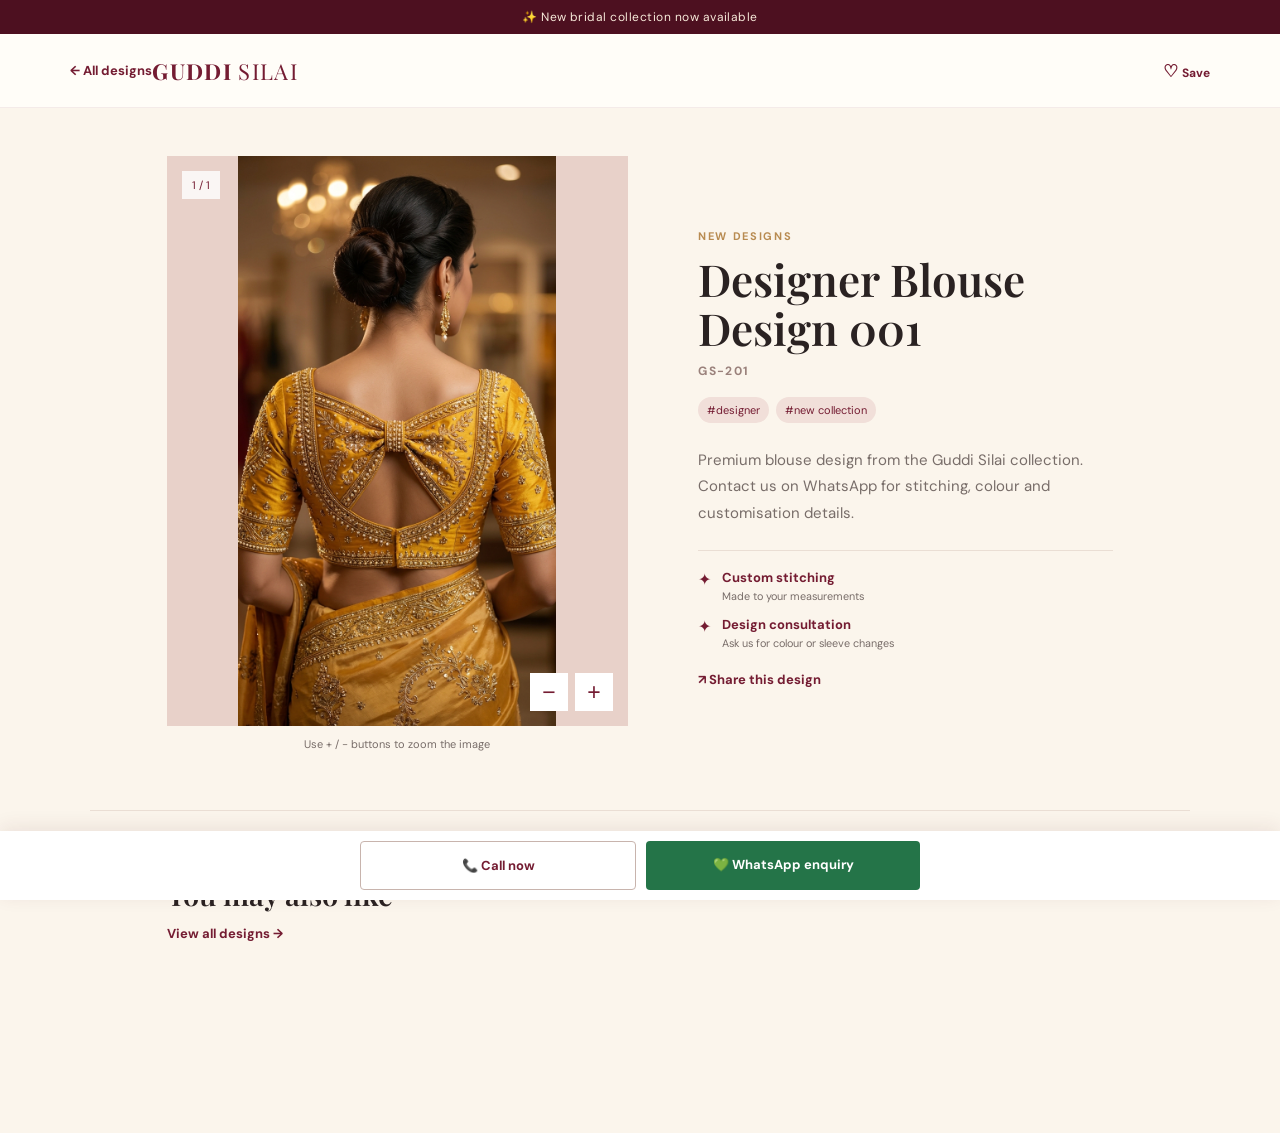
<file: design.html>
<!doctype html>
<html lang="en"><head><meta charset="UTF-8" /><meta name="viewport" content="width=device-width, initial-scale=1.0" /><meta name="theme-color" content="#741c32" /><title>Blouse Design | Guddi Silai</title><link rel="preconnect" href="https://fonts.googleapis.com" /><link rel="preconnect" href="https://fonts.gstatic.com" crossorigin /><link href="https://fonts.googleapis.com/css2?family=DM+Sans:wght@400;500;600;700&family=Playfair+Display:wght@500;600;700&display=swap" rel="stylesheet" /><link rel="stylesheet" href="styles.css" /></head>
<body class="detail-page"><div class="announcement">✨ New bridal collection now available</div><header class="site-header"><a class="back-link" href="index.html#designs">← <span>All designs</span></a><a class="brand" href="index.html"><span>GUDDI</span> SILAI</a><a class="detail-save" href="#" id="saveDesign">♡ <span>Save</span></a></header><main class="detail-main"><section class="detail-gallery"><div class="detail-image-wrap" id="zoomArea"><img id="designImage" src="" alt="Blouse design" /><span class="image-count">1 / 1</span><div class="zoom-controls"><button id="zoomOut" aria-label="Zoom out">−</button><button id="zoomIn" aria-label="Zoom in">+</button></div></div><p class="zoom-help">Use + / − buttons to zoom the image</p></section><section class="detail-info"><p class="eyebrow" id="designCategory">DESIGN</p><h1 id="designTitle">Blouse Design</h1><p class="design-id" id="designId">GS-000</p><div class="detail-tags" id="designTags"></div><p class="design-description" id="designDescription"></p><div class="detail-rule"></div><div class="design-features"><div><span>✦</span><p><b>Custom stitching</b><small>Made to your measurements</small></p></div><div><span>✦</span><p><b>Design consultation</b><small>Ask us for colour or sleeve changes</small></p></div></div><button class="share-design" id="shareDesign">↗ Share this design</button></section></main><section class="similar"><p class="eyebrow">MORE TO LOVE</p><h2>You may also like</h2><a class="text-link" href="index.html#designs">View all designs →</a></section><div class="sticky-actions"><a href="tel:+919309093123" class="call-action">📞 <span>Call now</span></a><a id="whatsappAction" href="#" class="whatsapp-action">💚 <span>WhatsApp enquiry</span></a></div><div class="toast" id="toast" role="status"></div><script src="catalog-data.js"></script><script src="detail.js"></script></body></html>
</file>
<file: styles.css>
:root{--wine:#741c32;--wine-dark:#4d1020;--cream:#fbf5ec;--paper:#fffdf9;--rose:#f1d9d3;--gold:#b88b51;--ink:#2a2222;--muted:#786d69;--line:#eaded4}*{box-sizing:border-box}html{scroll-behavior:smooth}body{margin:0;background:var(--cream);color:var(--ink);font-family:'DM Sans',Arial,sans-serif}.announcement{background:var(--wine-dark);color:#f8eada;text-align:center;font-size:12px;padding:9px;letter-spacing:.04em}.site-header{height:74px;display:flex;align-items:center;padding:0 5.5%;background:rgba(255,253,249,.94);border-bottom:1px solid rgba(116,28,50,.08);position:sticky;z-index:20;top:0;backdrop-filter:blur(12px)}.brand{font-family:'Playfair Display',Georgia,serif;font-size:22px;text-decoration:none;color:var(--wine);letter-spacing:.06em;white-space:nowrap}.brand span{font-weight:700}.icon-button{border:0;background:none;font-size:24px;color:var(--wine);cursor:pointer;padding:9px}.menu-toggle,.search-trigger{display:none}.desktop-nav{display:flex;gap:31px;margin-left:auto;align-items:center}.desktop-nav a,footer a{color:#534845;text-decoration:none;font-size:14px}.desktop-nav a:first-child{color:var(--wine);font-weight:700}.hero{min-height:510px;display:grid;grid-template-columns:1.05fr .95fr;max-width:1250px;margin:auto;padding:53px 5.5% 44px;gap:30px;align-items:center}.eyebrow{font-size:11px;letter-spacing:.15em;font-weight:700;color:var(--gold);margin:0 0 12px}.hero h1,h2{font-family:'Playfair Display',Georgia,serif;font-weight:600;margin:0;line-height:1.08}.hero h1{font-size:clamp(39px,4vw,62px);letter-spacing:-.035em}.hero h1 em,h2 em{color:var(--wine);font-weight:500}.hero-text{max-width:430px;color:var(--muted);font-size:16px;line-height:1.7;margin:21px 0}.hero-actions{display:flex;gap:12px;flex-wrap:wrap}.button{border:0;border-radius:5px;padding:14px 19px;font:600 14px 'DM Sans';cursor:pointer;text-decoration:none;display:inline-flex;align-items:center;justify-content:center;gap:9px;transition:.2s}.button.primary{background:var(--wine);color:#fff}.button.primary:hover{background:var(--wine-dark);transform:translateY(-1px)}.button.ghost{background:transparent;border:1px solid #cab9af;color:var(--wine)}.button.cream{background:#fff9ed;color:var(--wine)}.hero-note{margin-top:27px;color:#7e6f68;font-size:13px}.hero-note span{color:var(--gold);margin-right:7px}.hero-art{height:415px;position:relative;overflow:hidden}.arch{position:absolute;width:380px;height:420px;border-radius:200px 200px 0 0;background:#e4c8bf;bottom:0;left:50%;transform:translateX(-50%)}.hero-art img{position:absolute;inset:0;width:100%;height:100%;object-fit:cover;border-radius:170px 170px 0 0;mix-blend-mode:multiply;filter:saturate(.86) contrast(1.04)}.hero-tag{position:absolute;right:5px;bottom:30px;display:flex;align-items:center;gap:8px;color:white;background:var(--wine);padding:11px 13px;box-shadow:0 7px 20px #4d102044}.hero-tag b{font-family:'Playfair Display';font-size:22px}.hero-tag small{font-size:9px;text-transform:uppercase;letter-spacing:.08em}.category-section,.design-section{max-width:1250px;margin:auto;padding:65px 5.5%}.category-section{padding-bottom:35px}.section-head{display:flex;justify-content:space-between;align-items:flex-end;margin-bottom:23px}.section-head h2{font-size:30px}.section-head>a,.text-link{color:var(--wine);font-weight:700;font-size:13px;text-decoration:none}.category-section-head{align-items:center;margin-bottom:18px}.category-section-head h2{font-family:'Playfair Display',Georgia,serif;font-size:clamp(42px,5vw,92px);line-height:1;letter-spacing:-.055em;margin:0;color:#2a2222}.view-all-link{border:0;background:none;padding:0;color:var(--wine);font-weight:700;font-size:18px;font-family:'DM Sans',Arial,sans-serif;cursor:pointer}.category-scroll{display:flex;gap:14px;overflow:auto;padding-bottom:9px;scrollbar-width:none}.category-scroll::-webkit-scrollbar{display:none}.category{border:1px solid var(--line);padding:12px 22px;border-radius:999px;background:var(--paper);white-space:nowrap;font-size:18px;cursor:pointer;color:#5d4e49;box-shadow:0 1px 0 rgba(116,28,50,.04)}.category.active,.category:hover{background:var(--wine);color:#fff;border-color:var(--wine)}.design-section{padding-top:45px;padding-bottom:68px}.filter-button{border:1px solid var(--line);background:var(--paper);color:var(--wine);border-radius:4px;padding:10px 13px;cursor:pointer;font:600 13px 'DM Sans'}.design-grid{display:grid;grid-template-columns:repeat(4,1fr);gap:19px}.design-card{background:var(--paper);border-radius:2px;overflow:hidden;box-shadow:0 3px 15px #6332220d;position:relative;cursor:pointer;transition:.25s}.design-card:hover{transform:translateY(-4px);box-shadow:0 12px 24px #6332221b}.card-image{height:270px;overflow:hidden;background:#ead4ce;position:relative}.card-image img{width:100%;height:100%;object-fit:cover;transition:.4s}.design-card:hover img{transform:scale(1.04)}.card-image::after{content:'';position:absolute;inset:0;background:linear-gradient(0deg,#3b101622,transparent 45%)}.heart{position:absolute;z-index:2;top:10px;right:10px;border:0;background:#fffdfbe0;border-radius:50%;width:34px;height:34px;font-size:21px;color:var(--wine);cursor:pointer}.heart.saved{background:var(--wine);color:white}.video-mark{position:absolute;z-index:2;bottom:10px;left:10px;background:#24191ad9;color:#fff;padding:6px 8px;border-radius:2px;font-size:11px}.card-copy{padding:15px 15px 14px}.card-copy h3{font:600 16px 'Playfair Display';margin:0 0 5px}.card-copy p{margin:0;color:#8b7c75;font-size:12px}.card-link{display:block;margin-top:13px;color:var(--wine);font-size:12px;font-weight:bold}.load-more{display:block;margin:34px auto 0;border:0;background:transparent;color:var(--wine);font:700 13px 'DM Sans';cursor:pointer}.filter-overlay{position:fixed;inset:0;display:none;align-items:center;justify-content:center;background:rgba(38,21,19,.35);z-index:50}.filter-overlay.open{display:flex}.filter-panel{position:relative;background:var(--paper);border-radius:20px;padding:30px 28px 24px;max-width:420px;width:min(90vw,420px);box-shadow:0 20px 60px rgba(30,18,15,.18)}.close-filter{position:absolute;top:12px;right:14px;border:0;background:none;color:#5d4e49;font-size:28px;cursor:pointer}.filter-panel .eyebrow{margin-bottom:8px}.filter-panel h2{font-family:'Playfair Display',Georgia,serif;font-size:30px;margin:0 0 18px}.filter-options{display:grid;gap:10px}.filter-choice{border:1px solid var(--line);background:var(--paper);border-radius:999px;padding:12px 18px;text-align:left;font:600 15px 'DM Sans';color:#5d4e49;cursor:pointer}.filter-choice.active,.filter-choice:hover{background:var(--wine);border-color:var(--wine);color:#fff}.promise{display:grid;grid-template-columns:.9fr 1.1fr;background:#edddd5;min-height:390px}.promise-visual{overflow:hidden;height:390px}.promise-visual img{width:100%;height:100%;object-fit:cover;filter:saturate(.72)}.promise-copy{padding:68px 12% 40px;max-width:640px}.promise h2{font-size:37px}.promise-copy>p:not(.eyebrow){color:#766661;line-height:1.7;margin:19px 0}.promise-points{display:flex;flex-wrap:wrap;gap:12px 20px;margin-bottom:28px;color:var(--wine);font-size:13px;font-weight:600}.contact-cta{text-align:center;background:var(--wine);color:#fff;padding:65px 20px}.contact-cta .eyebrow{color:#e4bd80}.contact-cta h2{font-size:38px}.contact-cta>p:not(.eyebrow){font-size:15px;color:#eedede;margin:13px 0 22px}footer{background:#fffdf9;padding:42px 6% 24px;display:flex;align-items:center;gap:30px;flex-wrap:wrap}footer p{font-size:13px;color:#816f68;margin:0 auto 0 0}footer div{display:flex;gap:19px}footer small{width:100%;border-top:1px solid var(--line);padding-top:18px;color:#998983;font-size:11px}.bottom-nav,.search-overlay,.modal{display:none}.toast{position:fixed;z-index:50;left:50%;bottom:22px;transform:translate(-50%,80px);background:#2d2524;color:white;border-radius:5px;padding:12px 18px;font-size:13px;opacity:0;transition:.25s}.toast.show{transform:translate(-50%,0);opacity:1}
@media(max-width:760px){body{padding-bottom:70px}.announcement{font-size:10px;padding:7px}.site-header{height:57px;padding:0 12px;justify-content:space-between}.brand{font-size:18px}.desktop-nav{display:none}.menu-toggle,.search-trigger{display:block}.hero{display:block;padding:35px 20px 33px;min-height:0}.hero h1{font-size:39px;line-height:1.05}.hero-text{font-size:14px;margin:16px 0}.button{padding:13px 14px;font-size:13px}.hero-note{margin-top:21px}.hero-art{height:260px;margin-top:29px}.arch{width:250px;height:268px;border-radius:135px 135px 0 0}.hero-art img{border-radius:120px 120px 0 0}.hero-tag{right:10px;bottom:14px}.category-section,.design-section{padding:39px 16px 22px}.section-head{margin-bottom:18px}.section-head h2{font-size:24px}.section-head>a{font-size:12px}.category-scroll{margin-right:-16px}.category{padding:10px 14px}.design-section{padding-top:35px;padding-bottom:42px}.filter-button span{display:none}.design-grid{grid-template-columns:repeat(2,minmax(0,1fr));gap:11px}.card-image{height:210px}.card-copy{padding:11px}.card-copy h3{font-size:14px;line-height:1.2}.card-copy p{font-size:10px}.card-link{margin-top:9px;font-size:11px}.heart{width:31px;height:31px;font-size:19px;top:8px;right:8px}.video-mark{font-size:9px;padding:5px}.promise{display:flex;flex-direction:column}.promise-visual{height:245px}.promise-copy{padding:40px 22px}.promise h2{font-size:30px}.contact-cta{padding:49px 20px}.contact-cta h2{font-size:31px}footer{display:block;text-align:center;padding:33px 20px 25px}footer p{margin:12px 0 19px}footer div{justify-content:center;margin-bottom:25px}.bottom-nav{display:flex;position:fixed;z-index:30;bottom:0;left:0;right:0;height:66px;background:#fffdf9;border-top:1px solid var(--line);justify-content:space-around}.bottom-nav a,.bottom-nav button{border:0;background:transparent;color:#776964;font:11px 'DM Sans';text-decoration:none;display:flex;flex-direction:column;align-items:center;justify-content:center;gap:3px;min-width:54px;font-size:22px}.bottom-nav span{font-size:10px}.bottom-nav .active{color:var(--wine)}.search-overlay,.modal{position:fixed;inset:0;z-index:60;background:#48121c92;align-items:flex-end}.search-overlay.open,.modal.open{display:flex}.search-panel{width:100%;background:var(--paper);border-radius:19px 19px 0 0;padding:32px 20px 48px;min-height:55vh;position:relative}.close{position:absolute;right:15px;top:13px;border:0;background:none;color:var(--wine);font-size:29px;cursor:pointer}.search-panel h2{font-size:28px}.search-box{display:flex;align-items:center;gap:9px;border:1px solid #d7c6bc;padding:0 13px;margin:22px 0 10px;border-radius:4px}.search-box span{font-size:23px;color:var(--wine)}.search-box input{border:0;outline:none;width:100%;font:14px 'DM Sans';height:50px;background:transparent}.search-hint{font-size:11px;color:#94847d}.search-results{margin-top:18px;display:grid;grid-template-columns:repeat(2,1fr);gap:10px}.search-result{border:1px solid var(--line);padding:10px;font-size:12px;cursor:pointer}.modal{align-items:flex-end}.modal-card{background:var(--paper);border-radius:19px 19px 0 0;max-height:92vh;overflow:auto;position:relative;width:100%}.modal-image{height:320px;background:#e5cbc3}.modal-image img{height:100%;width:100%;object-fit:cover}.modal-content{padding:24px 20px 33px}.modal-content h2{font-size:29px}.modal-content>p:not(.eyebrow){font-size:14px;line-height:1.6;color:var(--muted)}.modal-tags{display:flex;gap:8px;flex-wrap:wrap;margin:16px 0}.modal-tags span{background:#f4e8df;color:var(--wine);padding:6px 9px;border-radius:15px;font-size:11px}.modal-actions{display:flex;gap:8px}.modal-actions>*{flex:1}.modal-close{background:#fff;border-radius:50%;width:34px;height:34px;line-height:25px;z-index:3;top:10px;right:10px}.toast{bottom:83px}.load-more{margin-top:25px}}
@media(min-width:761px) and (max-width:1020px){.design-grid{grid-template-columns:repeat(3,1fr)}.card-image{height:235px}}
.card-open{display:block;color:inherit;text-decoration:none}
.detail-page{padding-bottom:80px}.back-link,.detail-save{color:var(--wine);font-size:13px;font-weight:700;text-decoration:none}.detail-save{margin-left:auto;font-size:17px}.detail-save span{font-size:12px}.detail-save.saved{color:var(--wine)}.detail-main{max-width:1100px;margin:0 auto;padding:48px 6%;display:grid;grid-template-columns:1fr .9fr;gap:70px;align-items:center}.detail-image-wrap{height:570px;background:#e8d1c9;overflow:hidden;position:relative;display:flex;align-items:center;justify-content:center}.detail-image-wrap img{height:100%;width:100%;object-fit:contain;transform:translate(0,0) scale(1);transform-origin:center center;transition:transform .15s ease;user-select:none;-webkit-user-drag:none;touch-action:none;cursor:grab}.detail-image-wrap img.dragging{cursor:grabbing}.image-count{position:absolute;left:15px;top:15px;background:#fffc;padding:7px 10px;font-size:11px;color:var(--wine)}.zoom-controls{position:absolute;right:15px;bottom:15px;display:flex;gap:7px}.zoom-controls button{height:38px;width:38px;border:0;background:#fff;color:var(--wine);font-size:23px;cursor:pointer}.zoom-help{text-align:center;color:var(--muted);font-size:11px}.detail-info h1{font:600 44px/1.1 'Playfair Display';margin:4px 0}.design-id{font-size:12px;letter-spacing:.12em;color:#9a817b;font-weight:700;margin:11px 0 18px}.detail-tags{display:flex;gap:7px;flex-wrap:wrap}.detail-tags span{color:var(--wine);background:#f1dfd9;padding:6px 9px;border-radius:16px;font-size:11px}.design-description{font-size:15px;color:var(--muted);line-height:1.75;max-width:440px;margin:24px 0}.detail-rule{border-top:1px solid var(--line)}.design-features{margin:18px 0}.design-features div{display:flex;gap:11px;color:var(--wine);margin:13px 0}.design-features p{margin:0;font-size:13px}.design-features small{display:block;color:var(--muted);margin-top:3px}.share-design{border:0;background:transparent;color:var(--wine);font:700 13px 'DM Sans';padding:0;cursor:pointer}.similar{max-width:1100px;margin:auto;border-top:1px solid var(--line);padding:42px 6% 110px}.similar h2{font-size:29px;margin:0 0 12px}.sticky-actions{position:fixed;z-index:40;bottom:0;left:0;right:0;display:flex;background:#fff;box-shadow:0 -4px 18px #54202a17;padding:10px calc((100% - 560px)/2);gap:10px}.sticky-actions a{flex:1;text-decoration:none;text-align:center;padding:15px 13px;border-radius:4px;font:700 13px 'DM Sans'}.call-action{border:1px solid #c8b4ad;color:var(--wine)}.whatsapp-action{background:#247448;color:#fff}@media(max-width:760px){.detail-main{display:block;padding:22px 0 0}.detail-info{padding:26px 20px}.detail-image-wrap{height:390px}.detail-info h1{font-size:33px}.detail-gallery{padding:0}.zoom-help{margin:9px}.similar{padding:37px 20px 100px}.sticky-actions{padding:9px 12px}.sticky-actions a{padding:14px 8px}.back-link span{display:none}}
.about-hero{display:grid;grid-template-columns:1fr .85fr;max-width:1100px;margin:auto;padding:85px 6%;gap:80px;align-items:center}.about-hero h1{font:600 48px/1.12 'Playfair Display';letter-spacing:-.035em}.about-hero h1 em,.about-details h2 em{color:var(--wine);font-weight:500}.about-hero p:not(.eyebrow){color:var(--muted);line-height:1.75;margin:20px 0 26px}.about-hero img{width:100%;height:385px;object-fit:cover;border-radius:180px 180px 0 0;filter:saturate(.8)}.about-details{max-width:1100px;margin:auto;padding:65px 6%;display:grid;grid-template-columns:1fr 1fr;gap:90px;border-top:1px solid var(--line)}.about-details h2{font-size:36px}.about-details div>p:not(.eyebrow){color:var(--muted);line-height:1.7}.about-list{padding-top:19px}.about-list p{border-bottom:1px solid var(--line);padding:14px 0;margin:0;color:var(--wine);font-weight:600}@media(max-width:760px){.about-hero{display:flex;flex-direction:column;padding:47px 20px;gap:30px}.about-hero h1{font-size:37px}.about-hero img{height:260px;border-radius:125px 125px 0 0}.about-details{display:block;padding:43px 20px}.about-details h2{font-size:30px}.about-list{padding-top:12px}}
</file>
